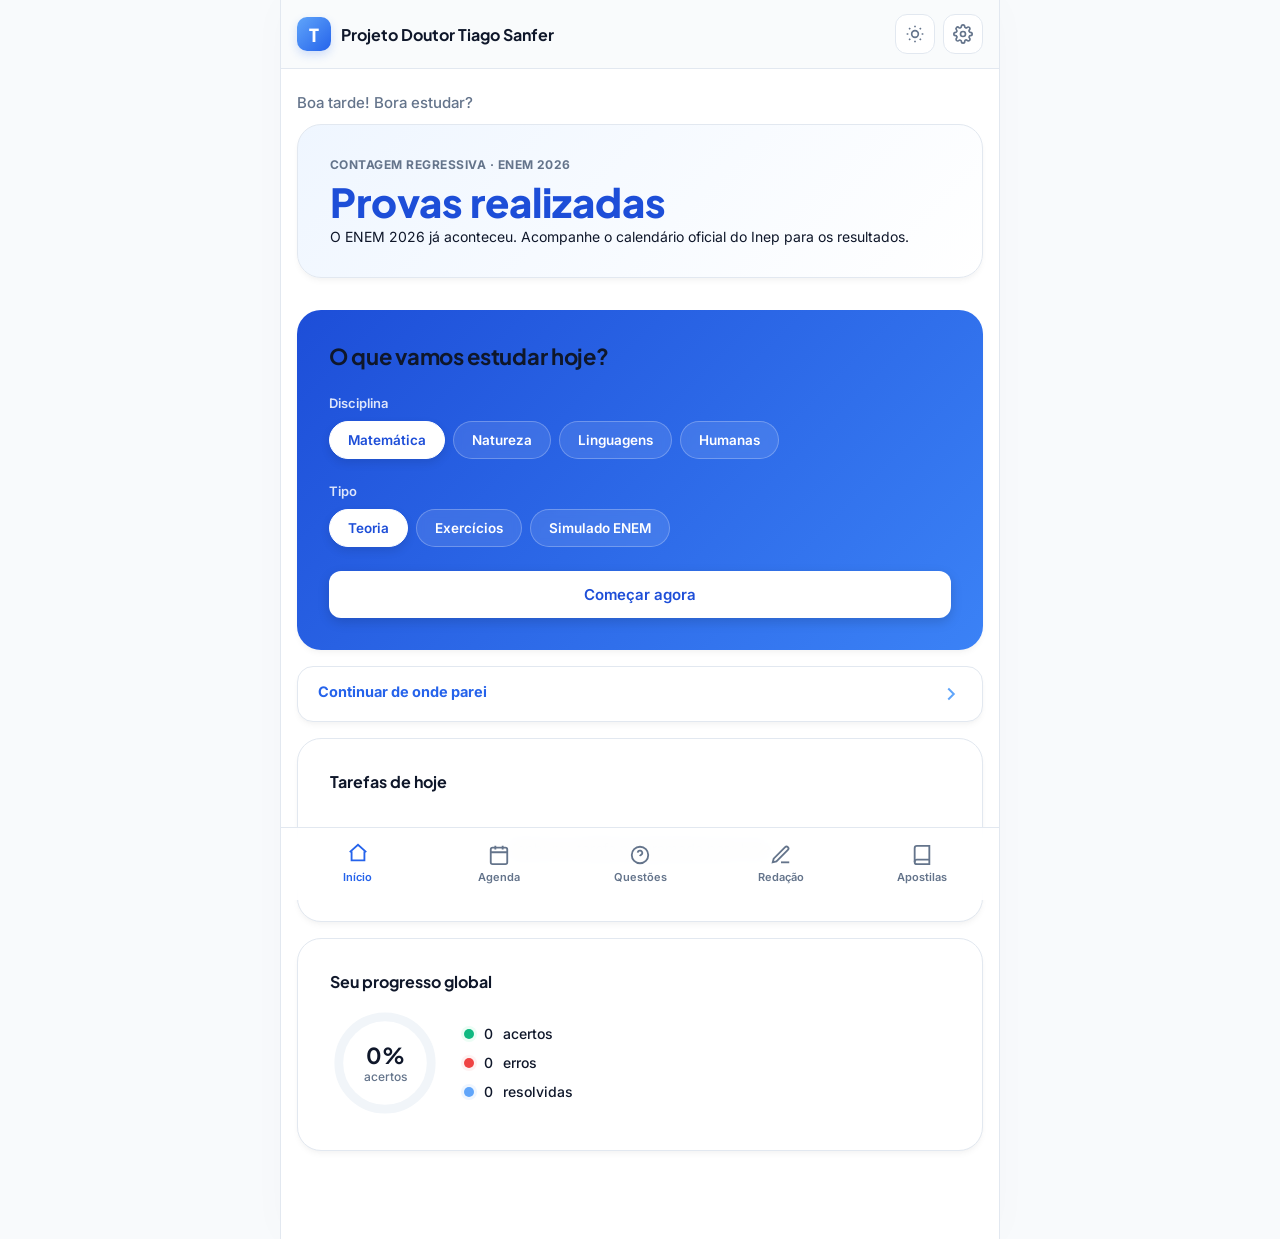
<file: index.html>
<!DOCTYPE html>
<html lang="pt-BR">
<head>
<meta charset="UTF-8">
<meta name="viewport" content="width=device-width, initial-scale=1">
<title>Projeto Doutor Tiago Sanfer</title>
<link rel="preconnect" href="https://fonts.googleapis.com">
<link rel="preconnect" href="https://fonts.gstatic.com" crossorigin>
<link href="https://fonts.googleapis.com/css2?family=Plus+Jakarta+Sans:wght@500;600;700;800&family=Inter:wght@400;500;600;700&display=swap" rel="stylesheet">
<link rel="stylesheet" href="styles.css">
</head>
<body>

<div id="app">

  <!-- ===== HEADER ===== -->
  <header class="topbar">
    <div class="topbar-brand">
      <span class="brand-mark">T</span>
      <span class="brand-name">Projeto Doutor Tiago Sanfer</span>
    </div>
    <div class="topbar-actions">
      <button id="themeToggle" class="icon-btn" aria-label="Alternar tema" title="Alternar tema">
        <svg class="icon-sun" viewBox="0 0 24 24" fill="none" stroke="currentColor" stroke-width="2"><circle cx="12" cy="12" r="4"/><path d="M12 2v2M12 20v2M4.9 4.9l1.4 1.4M17.7 17.7l1.4 1.4M2 12h2M20 12h2M4.9 19.1l1.4-1.4M17.7 6.3l1.4-1.4"/></svg>
        <svg class="icon-moon" viewBox="0 0 24 24" fill="none" stroke="currentColor" stroke-width="2"><path d="M21 12.8A9 9 0 1111.2 3a7 7 0 009.8 9.8z"/></svg>
      </button>
      <button id="openSettings" class="icon-btn" aria-label="Configurações" title="Configurações">
        <svg viewBox="0 0 24 24" fill="none" stroke="currentColor" stroke-width="2"><circle cx="12" cy="12" r="3"/><path d="M19.4 15a1.65 1.65 0 00.33 1.82l.06.06a2 2 0 11-2.83 2.83l-.06-.06a1.65 1.65 0 00-1.82-.33 1.65 1.65 0 00-1 1.51V21a2 2 0 01-4 0v-.09A1.65 1.65 0 009 19.4a1.65 1.65 0 00-1.82.33l-.06.06a2 2 0 11-2.83-2.83l.06-.06A1.65 1.65 0 004.6 15a1.65 1.65 0 00-1.51-1H3a2 2 0 010-4h.09A1.65 1.65 0 004.6 9a1.65 1.65 0 00-.33-1.82l-.06-.06a2 2 0 112.83-2.83l.06.06A1.65 1.65 0 009 4.6a1.65 1.65 0 001-1.51V3a2 2 0 014 0v.09a1.65 1.65 0 001 1.51 1.65 1.65 0 001.82-.33l.06-.06a2 2 0 112.83 2.83l-.06.06A1.65 1.65 0 0019.4 9a1.65 1.65 0 001.51 1H21a2 2 0 010 4h-.09a1.65 1.65 0 00-1.51 1z"/></svg>
      </button>
    </div>
  </header>

  <!-- ===== POMODORO / TIMER BAR ===== -->
  <div id="pomodoroBar" class="pomodoro-bar">
    <div class="pomodoro-bar-info">
      <svg viewBox="0 0 24 24" fill="none" stroke="currentColor" stroke-width="2"><circle cx="12" cy="12" r="9"/><path d="M12 7v5l3 2"/></svg>
      <span id="pomodoroBarMode">Foco</span>
      <strong id="pomodoroBarTime">25:00</strong>
    </div>
    <div class="pomodoro-bar-actions">
      <button id="pomodoroBarStart" class="btn btn-primary btn-xs">Iniciar</button>
      <button id="pomodoroBarReset" class="btn btn-ghost btn-xs">Reiniciar</button>
      <button id="btnFinalizarSimulado" class="btn btn-warning btn-xs" style="display:none; background:var(--color-warning); color:#fff; border:none; border-radius:8px; padding:6px 12px; font-weight:700; cursor:pointer;">Entregar Prova</button>
    </div>
  </div>

  <!-- ===== MAIN VIEWS ===== -->
  <main class="views">

    <!-- DASHBOARD -->
    <section id="view-dashboard" class="view active">
      <div class="view-inner">
        <p class="greeting" id="greetingText">Bora estudar?</p>

        <div class="card countdown-card" id="countdownCard" aria-live="polite">
          <div class="countdown-label">Contagem regressiva · ENEM 2026</div>
          <div id="countdownBody"></div>
        </div>

        <div class="card card-hero">
          <h2 class="hero-title">O que vamos estudar hoje?</h2>
          <div id="wrapperDisciplina">
            <p class="chip-group-label">Disciplina</p>
            <div class="chip-group" id="chipsDisciplina">
              <button class="chip active" data-value="Matemática">Matemática</button>
              <button class="chip" data-value="Ciências da Natureza">Natureza</button>
              <button class="chip" data-value="Linguagens">Linguagens</button>
              <button class="chip" data-value="Ciências Humanas">Humanas</button>
            </div>
          </div>
          <p class="chip-group-label">Tipo</p>
          <div class="chip-group" id="chipsTipo">
            <button class="chip active" data-value="teoria">Teoria</button>
            <button class="chip" data-value="exercicio">Exercícios</button>
            <button class="chip" data-value="simulado">Simulado ENEM</button>
          </div>
          <button id="btnComecar" class="btn btn-primary btn-block">Começar agora</button>
        </div>

        <button id="btnContinuar" class="continue-strip" hidden>
          <div class="continue-info">
            <span class="continue-label">Continuar de onde parei</span>
            <span class="continue-detail" id="continueDetail"></span>
          </div>
          <svg viewBox="0 0 24 24" fill="none" stroke="currentColor" stroke-width="2.2"><path d="M9 6l6 6-6 6"/></svg>
        </button>

        <div class="card">
          <h3 class="card-title">Tarefas de hoje</h3>
          <div id="todayTasks" class="today-list"></div>
        </div>

        <div class="card">
          <h3 class="card-title">Seu progresso global</h3>
          <div class="progress-row">
            <div class="progress-ring-wrap">
              <svg viewBox="0 0 100 100" class="progress-ring">
                <circle cx="50" cy="50" r="42" class="ring-bg"/>
                <circle cx="50" cy="50" r="42" class="ring-fg" id="ringFg"/>
              </svg>
              <div class="progress-ring-label">
                <strong id="pctAcerto">0%</strong>
                <span>acertos</span>
              </div>
            </div>
            <div class="progress-stats">
              <div class="stat"><span class="stat-dot dot-hit"></span> <span id="statAcertos">0</span> acertos</div>
              <div class="stat"><span class="stat-dot dot-miss"></span> <span id="statErros">0</span> erros</div>
              <div class="stat"><span class="stat-dot dot-total"></span> <span id="statTotal">0</span> resolvidas</div>
            </div>
          </div>
        </div>
      </div>
    </section>

    <!-- CALENDÁRIO -->
    <section id="view-calendario" class="view">
      <div class="view-inner">
        <div class="view-header">
          <h2>Cronograma</h2>
          <div style="display: flex; gap: 8px;">
            <button id="btnGerarCronograma30Dias" class="btn btn-warning btn-sm" style="background: var(--color-warning); color: #fff; border: none; font-weight: 700;">⚡ Reta Final</button>
            <button id="btnAddBloco" class="btn btn-primary btn-sm">+ Bloco</button>
          </div>
        </div>
        <div class="week-nav">
          <button id="weekPrev" class="icon-btn icon-btn-sm">‹</button>
          <span id="weekLabel" class="week-label"></span>
          <button id="weekNext" class="icon-btn icon-btn-sm">›</button>
        </div>
        <div class="week-days" id="weekDays"></div>
        <div class="card">
          <h3 class="card-title" id="dayLabel">Tarefas do dia</h3>
          <div id="dayTasks" class="today-list"></div>
        </div>
      </div>
    </section>

    <!-- QUESTÕES -->
    <section id="view-questoes" class="view">
      <div class="view-inner" id="questoesInner">
        <div class="view-header">
          <h2 id="questoesTitle">Questões</h2>
          <button id="btnErrosView" class="btn btn-ghost btn-sm">Caderno de erros</button>
        </div>
        <div id="questaoArea"></div>
      </div>
    </section>

    <!-- REDAÇÃO -->
    <section id="view-redacao" class="view">
      <div class="view-inner">
        <div class="view-header">
          <h2>Momento Redação</h2>
          <button id="btnGerarTema" class="btn btn-primary btn-sm">🎲 Gerar novo tema</button>
        </div>
        
        <!-- Tema e Textos Motivadores -->
        <div class="tabs" id="redacaoTabs"></div>
        <div id="redacaoContent" class="card" style="margin-bottom: var(--space-5);"></div>

        <!-- Área de Escrita e Correção IA -->
        <div class="card">
          <h3 class="card-title">Sua redação</h3>
          <p class="hint">Escreva ou cole seu texto aqui. O Professor IA irá corrigir com base nas 5 competências do ENEM.</p>
          <textarea id="textoRedacao" rows="12" placeholder="Comece a escrever seu texto dissertativo-argumentativo..." style="width: 100%; padding: 16px; border-radius: var(--radius-sm); border: 1px solid var(--border); font-family: var(--font-body); font-size: 15px; resize: vertical; margin-bottom: 16px; background: var(--surface-2); color: var(--text);"></textarea>
          
          <button id="btnCorrigirRedacao" class="btn btn-primary btn-block" style="background: var(--color-primary-600); color: #fff;">✨ Corrigir com Professor IA</button>
          
          <div id="redacaoFeedback" style="display:none; margin-top: 24px; padding-top: 24px; border-top: 1px solid var(--border);">
            <h3 style="margin-bottom: 16px;">Gabarito da Correção</h3>
            <div id="redacaoFeedbackContent" class="ia-content"></div>
          </div>
        </div>

      </div>
    </section>

    <!-- RECURSOS -->
    <section id="view-recursos" class="view">
      <div class="view-inner">
        <h2>Guia de Estudos IA</h2>
        <p class="section-subtitle">Os temas essenciais do ENEM, resumidos diretamente das apostilas oficiais.</p>
        <div id="recursosList"></div>
      </div>
    </section>

  </main>

  <!-- ===== BOTTOM NAV ===== -->
  <nav class="bottom-nav">
    <button class="nav-item active" data-view="dashboard"><svg viewBox="0 0 24 24" fill="none" stroke="currentColor" stroke-width="2"><path d="M3 11l9-8 9 8"/><path d="M5 10v10h14V10"/></svg><span>Início</span></button>
    <button class="nav-item" data-view="calendario"><svg viewBox="0 0 24 24" fill="none" stroke="currentColor" stroke-width="2"><rect x="3" y="4" width="18" height="18" rx="2"/><path d="M3 9h18M8 2v4M16 2v4"/></svg><span>Agenda</span></button>
    <button class="nav-item" data-view="questoes"><svg viewBox="0 0 24 24" fill="none" stroke="currentColor" stroke-width="2"><circle cx="12" cy="12" r="9"/><path d="M9.5 9.5a2.5 2.5 0 115 .5c0 1.5-2.2 1.8-2.5 3.2M12 17h.01"/></svg><span>Questões</span></button>
    <button class="nav-item" data-view="redacao"><svg viewBox="0 0 24 24" fill="none" stroke="currentColor" stroke-width="2"><path d="M12 20h9"/><path d="M16.5 3.5a2.1 2.1 0 013 3L7 19l-4 1 1-4z"/></svg><span>Redação</span></button>
    <button class="nav-item" data-view="recursos"><svg viewBox="0 0 24 24" fill="none" stroke="currentColor" stroke-width="2"><path d="M4 19.5A2.5 2.5 0 016.5 17H20"/><path d="M6.5 2H20v20H6.5A2.5 2.5 0 014 19.5v-15A2.5 2.5 0 016.5 2z"/></svg><span>Apostilas</span></button>
  </nav>

</div>

<!-- ===== MODALS ===== -->
<div id="modalSettings" class="modal-overlay">
  <div class="modal">
    <div class="modal-header">
      <h3>Configurações</h3>
      <button class="icon-btn icon-btn-sm modal-close" data-close="modalSettings">✕</button>
    </div>
    <div class="modal-body">
      <label for="aiProvider">Provedor de IA</label>
      <select id="aiProvider">
        <option value="gemini">Google Gemini</option>
        <option value="openai">OpenAI (ChatGPT)</option>
        <option value="claude">Anthropic (Claude)</option>
      </select>

      <label for="aiKeyInput" style="margin-top:16px;">Chave de API</label>
      <input type="password" id="aiKeyInput" autocomplete="off" placeholder="Cole a chave aqui">
      <a id="aiKeyLink" href="https://aistudio.google.com/app/apikey" target="_blank" rel="noopener" class="link-inline" style="margin-bottom:16px;">Gerar chave ↗</a>

      <label for="aiModelInput">Modelo (opcional)</label>
      <input type="text" id="aiModelInput" list="aiModelList" autocomplete="off" placeholder="Deixe vazio para usar o padrão">
      <datalist id="aiModelList"></datalist>
      <p class="hint" id="aiHint"></p>

      <p class="hint">Sua chave fica salva apenas no navegador deste aparelho e é enviada somente ao provedor escolhido. Não compartilhe este aparelho nem publique o site com uma chave preenchida.</p>

      <div style="display:flex; gap:8px; margin-top:8px;">
        <button id="testAIConfig" class="btn btn-outline" style="flex:1;">Testar conexão</button>
        <button id="saveAIConfig" class="btn btn-primary" style="flex:1;">Salvar</button>
      </div>
      <p id="aiTestStatus" class="hint" style="margin-top:12px; min-height:20px;" role="status"></p>
      <p class="save-confirm" id="keySaveConfirm" hidden>Configurações salvas!</p>
    </div>
  </div>
</div>

<div id="modalBloco" class="modal-overlay">
  <div class="modal">
    <div class="modal-header">
      <h3>Novo bloco de estudo</h3>
      <button class="icon-btn icon-btn-sm modal-close" data-close="modalBloco">✕</button>
    </div>
    <div class="modal-body">
      <label>Disciplina</label>
      <select id="blocoDisciplina">
        <option>Matemática</option><option>Linguagens</option><option>Ciências Humanas</option><option>Ciências da Natureza</option><option>Redação</option>
      </select>
      <label>Tipo</label>
      <select id="blocoTipo">
        <option value="teoria">Teoria</option><option value="exercicio">Exercício</option><option value="simulado">Simulado</option><option value="redacao">Redação</option>
      </select>
      <label>Data</label><input type="date" id="blocoData">
      <label>Horário</label><input type="time" id="blocoHora" value="19:00">
      <button id="saveBloco" class="btn btn-primary btn-block">Adicionar</button>
    </div>
  </div>
</div>

<div id="modalSimulado" class="modal-overlay">
  <div class="modal">
    <div class="modal-header">
      <h3>Configurar Simulado</h3>
      <button class="icon-btn icon-btn-sm modal-close" data-close="modalSimulado">✕</button>
    </div>
    <div class="modal-body">
      <p class="hint" style="margin-bottom: 20px;">O simulado usará questões da API oficial do ENEM com cronômetro e cálculo TRI simulado.</p>
      <button class="btn btn-outline btn-block" id="btnSimuladoDia1" style="margin-bottom: 12px; display: flex; flex-direction: column; align-items: flex-start; padding: 16px;">
        <strong style="font-size: 16px; margin-bottom: 4px;">Dia 1 (5h 30m)</strong>
        <span style="font-size: 13px; font-weight: 400; color: var(--text-muted);">Linguagens e Humanas</span>
      </button>
      <button class="btn btn-outline btn-block" id="btnSimuladoDia2" style="display: flex; flex-direction: column; align-items: flex-start; padding: 16px;">
        <strong style="font-size: 16px; margin-bottom: 4px;">Dia 2 (5h 00m)</strong>
        <span style="font-size: 13px; font-weight: 400; color: var(--text-muted);">Matemática e Ciências da Natureza</span>
      </button>
    </div>
  </div>
</div>

<div id="modalResultadoSimulado" class="modal-overlay">
  <div class="modal">
    <div class="modal-header">
      <h3>Resultado do Simulado</h3>
      <button class="icon-btn icon-btn-sm modal-close" data-close="modalResultadoSimulado">✕</button>
    </div>
    <div class="modal-body" style="text-align: center;">
      <p class="hint">A sua nota foi calculada usando nosso Algoritmo TRI de coerência.</p>
      <div style="font-size: 52px; font-weight: 800; color: var(--color-primary-600); margin: 20px 0;" id="notaTRI">0</div>
      <div style="display: flex; justify-content: space-around; margin-bottom: 24px; font-size: 15px;">
        <div><strong style="color: var(--color-success);" id="triAcertos">0</strong> Acertos</div>
        <div><strong style="color: var(--color-danger);" id="triErros">0</strong> Erros</div>
      </div>
      <button class="btn btn-primary btn-block modal-close" data-close="modalResultadoSimulado">Voltar aos Estudos</button>
    </div>
  </div>
</div>

<!-- Modal para Exibir a Resolução Comentada ou Aula do Professor IA -->
<div id="modalIA" class="modal-overlay">
  <div class="modal modal-wide">
    <div class="modal-header">
      <h3 id="iaModalTitle">Professor IA</h3>
      <button class="icon-btn icon-btn-sm modal-close" data-close="modalIA">✕</button>
    </div>
    <div class="modal-body">
      <div id="iaContent" class="ia-content"></div>
    </div>
  </div>
</div>

<!-- Scripts na ordem correta -->
<script src="questoes_pt1.js"></script>
<script src="questoes_pt2.js"></script>
<script src="questoes_pt3.js"></script>
<script src="questoes_pt4.js"></script>
<script src="questoes_pt5.js"></script>
<script src="questoes_pt6.js"></script>
<script src="questoes_pt7.js"></script>
<script src="data.js"></script>
<script src="app.js"></script>
</body>
</html>
</file>
<file: styles.css>
/* ===== DESIGN TOKENS (CLEAN & BLUE) ===== */
:root {
  --color-primary-900: #1e3a8a;
  --color-primary-700: #1d4ed8;
  --color-primary-600: #2563eb;
  --color-primary-500: #3b82f6;
  --color-primary-400: #60a5fa;
  --color-primary-200: #bfdbfe;
  --color-primary-100: #eff6ff;

  --color-success: #10b981;
  --color-success-bg: #ecfdf5;
  --color-danger: #ef4444;
  --color-danger-bg: #fef2f2;
  --color-warning: #f59e0b;

  --bg: #f8fafc;
  --surface: #ffffff;
  --surface-2: #f1f5f9;
  --text: #0f172a;
  --text-muted: #64748b;
  --border: #e2e8f0;

  --radius-lg: 24px;
  --radius-md: 16px;
  --radius-sm: 12px;

  --space-1: 4px; --space-2: 8px; --space-3: 12px;
  --space-4: 16px; --space-5: 24px; --space-6: 32px;

  --font-head: 'Plus Jakarta Sans', system-ui, sans-serif;
  --font-body: 'Inter', system-ui, sans-serif;

  --shadow-card: 0 4px 6px -1px rgba(0, 0, 0, 0.04), 0 2px 4px -1px rgba(0, 0, 0, 0.02);
  --shadow-modal: 0 20px 25px -5px rgba(0, 0, 0, 0.08), 0 10px 10px -5px rgba(0, 0, 0, 0.04);
  --shadow-fab: 0 10px 20px -5px rgba(37, 99, 235, 0.35);

  color-scheme: light;
}

html[data-theme="dark"] {
  --bg: #0f172a;
  --surface: #1e293b;
  --surface-2: #334155;
  --text: #f8fafc;
  --text-muted: #94a3b8;
  --border: #334155;
  --color-primary-100: #172554;
  --color-primary-700: #3b82f6;
  --color-success-bg: #064e3b;
  --color-danger-bg: #450a0a;
  --shadow-card: 0 10px 15px -3px rgba(0,0,0,0.2);
  color-scheme: dark;
}

* { box-sizing: border-box; }
html, body { margin: 0; padding: 0; }
body {
  background: var(--bg); color: var(--text);
  font-family: var(--font-body);
  -webkit-tap-highlight-color: transparent;
  transition: background 0.3s ease, color 0.3s ease;
}
h1, h2, h3 { font-family: var(--font-head); margin: 0; color: var(--text); }
p { margin: 0; }
button, input, select { font-family: var(--font-body); }
select, input[type="date"], input[type="time"], input[type="password"], input[type="text"] {
  width: 100%; padding: 12px 14px;
  border-radius: var(--radius-sm); border: 1px solid var(--border);
  background: var(--surface); color: var(--text); font-size: 15px;
  margin-bottom: var(--space-4);
  transition: border-color 0.2s ease, box-shadow 0.2s ease;
}
select:focus, input:focus { outline: none; border-color: var(--color-primary-400); box-shadow: 0 0 0 3px var(--color-primary-100); }
a { color: var(--color-primary-600); font-weight: 500; text-decoration: none; }
a:hover { text-decoration: underline; }

/* ===== LAYOUT ===== */
#app { max-width: 560px; margin: 0 auto; min-height: 100vh; padding-bottom: 88px; position: relative; }

.topbar {
  position: sticky; top: 0; z-index: 21;
  display: flex; justify-content: space-between; align-items: center;
  padding: 14px var(--space-4);
  background: color-mix(in srgb, var(--bg) 80%, transparent);
  backdrop-filter: blur(12px); -webkit-backdrop-filter: blur(12px);
  border-bottom: 1px solid var(--border);
}
.topbar-brand { display: flex; align-items: center; gap: 10px; min-width: 0; }
.brand-mark {
  width: 34px; height: 34px; flex-shrink: 0; border-radius: 10px;
  background: linear-gradient(135deg, var(--color-primary-400), var(--color-primary-600));
  color: #fff; display: flex; align-items: center; justify-content: center;
  font-family: var(--font-head); font-weight: 800; font-size: 18px;
  box-shadow: 0 4px 10px rgba(37,99,235,0.2);
}
.brand-name { font-family: var(--font-head); font-weight: 700; font-size: 16px; white-space: nowrap; overflow: hidden; text-overflow: ellipsis; }
.topbar-actions { display: flex; gap: 8px; flex-shrink: 0; }

.icon-btn {
  width: 40px; height: 40px; border-radius: 12px; border: 1px solid var(--border);
  background: var(--surface); color: var(--text-muted);
  display: flex; align-items: center; justify-content: center; cursor: pointer; transition: all 0.2s ease;
}
.icon-btn:hover { color: var(--color-primary-600); border-color: var(--color-primary-200); background: var(--color-primary-100); }
.icon-btn svg { width: 20px; height: 20px; }
.icon-btn-sm { width: 32px; height: 32px; }
.icon-btn-sm svg { width: 16px; height: 16px; }
.icon-sun, .icon-moon { display: none; }
html:not([data-theme="dark"]) .icon-sun { display: block; }
html[data-theme="dark"] .icon-moon { display: block; }

/* ===== POMODORO BAR ===== */
.pomodoro-bar {
  position: sticky; top: 70px; z-index: 19; display: none;
  align-items: center; justify-content: space-between; gap: 10px;
  margin: 0 var(--space-4); padding: 12px 18px;
  border-radius: var(--radius-md);
  background: linear-gradient(135deg, var(--color-primary-600), var(--color-primary-700));
  color: #fff; box-shadow: var(--shadow-fab);
}
.pomodoro-bar.visible { display: flex; }
.pomodoro-bar-info { display: flex; align-items: center; gap: 10px; font-size: 14px; font-weight: 600; }
.pomodoro-bar-info svg { width: 18px; height: 18px; opacity: 0.9; }
.pomodoro-bar-info strong { font-family: var(--font-head); font-size: 16px; letter-spacing: 0.5px; }
.pomodoro-bar-actions { display: flex; gap: 8px; }

/* ===== VIEWS ===== */
.views { padding: 0 var(--space-4); }
.view { display: none; }
.view.active { display: block; animation: fadeIn 0.3s cubic-bezier(0.16, 1, 0.3, 1); }
@keyframes fadeIn { from { opacity: 0; transform: translateY(8px); } to { opacity: 1; transform: translateY(0); } }
.view-inner { padding-top: var(--space-5); display: flex; flex-direction: column; gap: var(--space-4); }
.view-header { display: flex; justify-content: space-between; align-items: center; gap: 10px; }
.view-header h2 { font-size: 22px; letter-spacing: -0.3px; }
.section-subtitle { font-size: 14px; color: var(--text-muted); margin-top: -8px; line-height: 1.5; }
.greeting { font-size: 15px; color: var(--text-muted); font-weight: 500; margin-bottom: -4px; }

/* ===== CARD ===== */
.card { background: var(--surface); border-radius: var(--radius-lg); padding: var(--space-6); box-shadow: var(--shadow-card); border: 1px solid var(--border); }
.card-title { font-size: 16px; margin-bottom: var(--space-4); font-weight: 700; color: var(--text); }
.card-hero { background: linear-gradient(135deg, var(--color-primary-700), var(--color-primary-500)); color: #fff; border: none; }
.hero-title { font-size: 22px; margin-bottom: var(--space-5); line-height: 1.3; letter-spacing: -0.3px; }

/* ===== CHIPS ===== */
.chip-group-label { color: rgba(255,255,255,0.85); font-size: 13px; font-weight: 600; margin-bottom: 10px; }
.chip-group { display: flex; flex-wrap: wrap; gap: 8px; margin-bottom: var(--space-5); }
.chip { padding: 10px 18px; border-radius: 999px; border: 1px solid rgba(255,255,255,0.25); background: rgba(255,255,255,0.1); color: #fff; font-size: 13.5px; font-weight: 600; cursor: pointer; backdrop-filter: blur(4px); transition: all 0.2s ease; }
.chip:active { transform: scale(0.95); }
.chip:hover:not(.active) { background: rgba(255,255,255,0.2); }
.chip.active { background: #fff; color: var(--color-primary-700); border-color: #fff; box-shadow: 0 4px 10px rgba(0,0,0,0.1); }
#wrapperDisciplina { transition: opacity 0.3s ease, transform 0.3s ease; }
#wrapperDisciplina.disabled { opacity: 0.3; pointer-events: none; transform: scale(0.98); filter: grayscale(100%); }

/* ===== BUTTONS ===== */
.btn { border: none; border-radius: var(--radius-sm); padding: 14px 20px; font-weight: 600; font-size: 15px; cursor: pointer; display: inline-flex; align-items: center; justify-content: center; gap: 8px; transition: all 0.2s ease; }
.btn:active { transform: scale(0.97); }
.btn-block { width: 100%; }
.btn-primary { background: var(--color-primary-600); color: #fff; box-shadow: 0 2px 8px rgba(37,99,235,0.25); }
.btn-primary:hover { background: var(--color-primary-700); }
.card-hero .btn-primary { background: #fff; color: var(--color-primary-700); box-shadow: 0 4px 12px rgba(0,0,0,0.15); }
.btn-sm { padding: 10px 16px; font-size: 13.5px; border-radius: var(--radius-sm); }
.btn-xs { padding: 6px 12px; font-size: 12px; border-radius: 8px; font-weight: 700; }
.btn-ghost { background: var(--surface-2); color: var(--text); }
.btn-ghost:hover { background: var(--border); }
.pomodoro-bar .btn-ghost { background: rgba(255,255,255,0.2); color: #fff; }
.btn-outline { background: transparent; border: 1.5px solid var(--border); color: var(--text); }
.btn-outline:hover { border-color: var(--color-primary-400); color: var(--color-primary-600); background: var(--color-primary-100); }
.btn:disabled { opacity: 0.5; cursor: default; pointer-events: none; }

/* ===== CONTINUE STRIP ===== */
.continue-strip { width: 100%; display: flex; align-items: center; justify-content: space-between; background: var(--surface); border: 1px solid var(--border); border-radius: var(--radius-md); padding: 16px 20px; cursor: pointer; color: var(--text); box-shadow: var(--shadow-card); transition: all 0.2s ease; }
.continue-strip:hover { border-color: var(--color-primary-300); box-shadow: 0 4px 12px rgba(37,99,235,0.1); transform: translateY(-1px); }
.continue-info { display: flex; flex-direction: column; align-items: flex-start; gap: 4px; }
.continue-label { font-weight: 700; font-size: 14.5px; color: var(--color-primary-600); }
.continue-detail { font-size: 13px; color: var(--text-muted); }
.continue-strip svg { width: 22px; height: 22px; color: var(--color-primary-400); }

/* ===== PROGRESS RING ===== */
.progress-row { display: flex; align-items: center; gap: var(--space-5); }
.progress-ring-wrap { position: relative; width: 110px; height: 110px; flex-shrink: 0; }
.progress-ring { width: 100%; height: 100%; transform: rotate(-90deg); }
.ring-bg { fill: none; stroke: var(--surface-2); stroke-width: 8; }
.ring-fg { fill: none; stroke: var(--color-primary-500); stroke-width: 8; stroke-linecap: round; stroke-dasharray: 264; stroke-dashoffset: 264; transition: stroke-dashoffset 0.8s cubic-bezier(0.16, 1, 0.3, 1); }
.progress-ring-label { position: absolute; inset: 0; display: flex; flex-direction: column; align-items: center; justify-content: center; }
.progress-ring-label strong { font-size: 22px; font-family: var(--font-head); letter-spacing: -0.5px; }
.progress-ring-label span { font-size: 12px; color: var(--text-muted); font-weight: 500; }
.progress-stats { display: flex; flex-direction: column; gap: 12px; }
.stat { font-size: 14px; display: flex; align-items: center; gap: 10px; font-weight: 500; }
.stat-dot { width: 10px; height: 10px; border-radius: 50%; }
.dot-hit { background: var(--color-success); box-shadow: 0 0 0 3px var(--color-success-bg); }
.dot-miss { background: var(--color-danger); box-shadow: 0 0 0 3px var(--color-danger-bg); }
.dot-total { background: var(--color-primary-400); box-shadow: 0 0 0 3px var(--color-primary-100); }

/* ===== TASK LIST ===== */
.today-list { display: flex; flex-direction: column; gap: 12px; }
.task-item { display: flex; align-items: center; gap: 14px; padding: 16px; border-radius: var(--radius-sm); background: var(--surface-2); border: 1px solid transparent; transition: all 0.2s ease; }
.task-item:hover { border-color: var(--border); background: var(--surface); box-shadow: 0 2px 6px rgba(0,0,0,0.02); }
.task-item.done { opacity: 0.6; background: transparent; border-color: var(--border); }
.task-item.done .task-title { text-decoration: line-through; color: var(--text-muted); }
.task-check { width: 26px; height: 26px; border-radius: 50%; border: 2px solid var(--border); display: flex; align-items: center; justify-content: center; flex-shrink: 0; cursor: pointer; background: var(--surface); transition: all 0.2s ease; }
.task-item:not(.done) .task-check:hover { border-color: var(--color-primary-400); }
.task-item.done .task-check { background: var(--color-success); border-color: var(--color-success); }
.task-check svg { width: 14px; height: 14px; color: #fff; opacity: 0; transition: opacity 0.2s; }
.task-item.done .task-check svg { opacity: 1; }
.task-body { flex: 1; min-width: 0; }
.task-title { font-weight: 600; font-size: 15px; margin-bottom: 2px; }
.task-meta { font-size: 13px; color: var(--text-muted); }
.task-tag { font-size: 11px; padding: 4px 10px; border-radius: 20px; background: var(--color-primary-100); color: var(--color-primary-700); font-weight: 700; white-space: nowrap; }
.empty-state { text-align: center; padding: var(--space-6) 0; color: var(--text-muted); font-size: 14.5px; }

/* ===== CALENDÁRIO ===== */
.week-nav { display: flex; align-items: center; justify-content: space-between; }
.week-label { font-weight: 700; font-size: 16px; }
.week-days { display: grid; grid-template-columns: repeat(7, 1fr); gap: 8px; }
.day-pill { border: 1px solid var(--border); background: var(--surface); border-radius: var(--radius-sm); padding: 12px 2px; text-align: center; cursor: pointer; display: flex; flex-direction: column; gap: 4px; transition: all 0.2s ease; }
.day-pill:hover:not(.selected) { border-color: var(--color-primary-300); background: var(--color-primary-100); }
.day-pill .dow { font-size: 11px; color: var(--text-muted); text-transform: uppercase; font-weight: 600; }
.day-pill .dom { font-size: 16px; font-weight: 700; }
.day-pill .dot-count { font-size: 10px; color: var(--color-primary-500); height: 12px; }
.day-pill.selected { background: var(--color-primary-600); border-color: var(--color-primary-600); box-shadow: 0 4px 10px rgba(37,99,235,0.2); }
.day-pill.selected .dow, .day-pill.selected .dom { color: #fff; }
.day-pill.selected .dot-count { color: var(--color-primary-200); }

/* ===== QUESTÕES ===== */
.q-meta { display: flex; justify-content: space-between; align-items: center; margin-bottom: var(--space-4); }
.q-source { font-size: 12.5px; color: var(--text-muted); font-weight: 600; background: var(--surface-2); padding: 4px 10px; border-radius: 6px; }
.q-enunciado { font-size: 16px; line-height: 1.7; margin-bottom: var(--space-5); color: var(--text); }
.q-enunciado strong { color: var(--text); font-weight: 700; }
.q-image-inline { max-width: 100%; border-radius: var(--radius-sm); margin: 20px auto; display: block; border: 1px solid var(--border); }
.q-alt { display: flex; gap: 14px; align-items: flex-start; padding: 16px 18px; border-radius: var(--radius-sm); border: 1.5px solid var(--border); background: var(--surface); margin-bottom: 12px; cursor: pointer; font-size: 15px; line-height: 1.5; transition: all 0.2s ease; }
.q-alt:hover { border-color: var(--color-primary-300); background: var(--color-primary-100); }
.q-alt-letter { width: 28px; height: 28px; border-radius: 50%; background: var(--surface-2); color: var(--text-muted); display: flex; align-items: center; justify-content: center; font-weight: 700; font-size: 13px; flex-shrink: 0; transition: all 0.2s ease; }
.q-alt:hover .q-alt-letter { background: #fff; color: var(--color-primary-700); }
.q-alt.correct { border-color: var(--color-success); background: var(--color-success-bg); }
.q-alt.correct .q-alt-letter { background: var(--color-success); color: #fff; }
.q-alt.wrong { border-color: var(--color-danger); background: var(--color-danger-bg); }
.q-alt.wrong .q-alt-letter { background: var(--color-danger); color: #fff; }
.q-actions { display: flex; gap: 12px; margin-top: var(--space-5); }
.q-actions .btn { flex: 1; }
.q-feedback { display: flex; align-items: center; gap: 8px; font-weight: 700; font-size: 15px; margin-top: var(--space-4); }
.q-feedback.hit { color: var(--color-success); }
.q-feedback.miss { color: var(--color-danger); }
.filter-badge { display: inline-flex; align-items: center; gap: 10px; background: var(--color-primary-100); color: var(--color-primary-700); padding: 10px 18px; border-radius: 999px; font-size: 14px; font-weight: 600; margin-bottom: var(--space-4); }
.filter-badge button { background: rgba(37,99,235,0.1); border: none; color: inherit; width: 22px; height: 22px; border-radius: 50%; font-size: 12px; font-weight: 700; cursor: pointer; display: flex; align-items: center; justify-content: center; transition: background 0.2s; }
.filter-badge button:hover { background: rgba(37,99,235,0.2); }
.error-list-item { padding: 16px; border-radius: var(--radius-sm); background: var(--surface-2); margin-bottom: 12px; cursor: pointer; border: 1px solid transparent; transition: all 0.2s; }
.error-list-item:hover { border-color: var(--border); background: var(--surface); }
.error-list-item .q-source { display: inline-block; margin-bottom: 8px; font-weight: 700; color: var(--color-primary-600);}

/* ===== REDAÇÃO ===== */
.tabs { display: flex; gap: 8px; overflow-x: auto; padding-bottom: 4px; scrollbar-width: none; }
.tabs::-webkit-scrollbar { display: none; }
.tab-btn { flex-shrink: 0; padding: 10px 18px; border-radius: 999px; border: 1px solid var(--border); background: var(--surface); color: var(--text-muted); font-weight: 600; font-size: 13.5px; cursor: pointer; transition: all 0.2s; }
.tab-btn:hover { border-color: var(--color-primary-300); color: var(--color-primary-600); }
.tab-btn.active { background: var(--color-primary-600); color: #fff; border-color: var(--color-primary-600); }
.essay-year { display: inline-block; font-size: 13px; color: var(--color-primary-600); font-weight: 700; margin-bottom: 8px; background: var(--color-primary-100); padding: 4px 10px; border-radius: 6px; }
.essay-title { font-size: 18px; margin-bottom: var(--space-4); line-height: 1.4; letter-spacing: -0.2px; }
.essay-instructions { font-size: 14px; color: var(--text-muted); background: var(--surface-2); padding: 16px; border-radius: var(--radius-sm); margin-bottom: var(--space-5); line-height: 1.6; border-left: 3px solid var(--border); }
.motiv-tabs { display: flex; gap: 8px; margin-bottom: var(--space-4); }
.motiv-btn { flex: 1; padding: 10px; border-radius: var(--radius-sm); border: 1px solid var(--border); background: var(--surface); font-size: 13.5px; font-weight: 600; cursor: pointer; transition: all 0.2s; color: var(--text-muted); }
.motiv-btn:hover { border-color: var(--color-primary-300); }
.motiv-btn.active { background: var(--color-primary-100); border-color: var(--color-primary-400); color: var(--color-primary-700); }
.motiv-text { font-size: 15px; line-height: 1.8; max-width: 75ch; color: var(--text); }

/* ===== RECURSOS (ACCORDION) ===== */
.subject-card { background: var(--surface); border-radius: var(--radius-md); border: 1px solid var(--border); box-shadow: var(--shadow-card); margin-bottom: var(--space-4); overflow: hidden; transition: all 0.3s ease; }
.subject-card:hover { border-color: var(--color-primary-200); }
.subject-header { display: flex; align-items: center; justify-content: space-between; padding: 20px; cursor: pointer; }
.subject-header-left { display: flex; align-items: center; gap: 16px; }
.subject-icon { width: 44px; height: 44px; border-radius: 12px; background: var(--color-primary-100); color: var(--color-primary-600); display: flex; align-items: center; justify-content: center; flex-shrink: 0; }
.subject-icon svg { width: 22px; height: 22px; }
.subject-name { font-size: 17px; font-weight: 700; margin-bottom: 2px; }
.subject-count { font-size: 13px; color: var(--text-muted); }
.subject-chevron { width: 22px; height: 22px; color: var(--text-muted); transition: transform 0.3s cubic-bezier(0.16, 1, 0.3, 1); flex-shrink: 0; }
.subject-card.open .subject-chevron { transform: rotate(180deg); color: var(--color-primary-600); }
.subject-body { max-height: 0; overflow: hidden; transition: max-height 0.4s cubic-bezier(0.16, 1, 0.3, 1); }
.subject-card.open .subject-body { max-height: 1500px; }
.topic-row { display: flex; align-items: center; justify-content: space-between; gap: 12px; padding: 16px 20px; border-top: 1px solid var(--border); background: var(--bg); }
.topic-name { font-size: 14.5px; font-weight: 500; }
.btn-ia-topic { background: var(--surface); color: var(--color-primary-600); border: 1px solid var(--border); flex-shrink: 0; }
.btn-ia-topic:hover { border-color: var(--color-primary-400); background: var(--color-primary-100); }

/* ===== BOTTOM NAV ===== */
.bottom-nav {
  position: fixed; bottom: 0; left: 0; right: 0;
  max-width: 560px; margin: 0 auto;
  background: color-mix(in srgb, var(--surface) 90%, transparent);
  backdrop-filter: blur(12px); -webkit-backdrop-filter: blur(12px);
  border-top: 1px solid var(--border); display: flex;
  padding: 8px 6px calc(8px + env(safe-area-inset-bottom, 0px)); z-index: 30;
}
.nav-item { flex: 1; display: flex; flex-direction: column; align-items: center; gap: 4px; background: none; border: none; cursor: pointer; padding: 8px 4px; color: var(--text-muted); border-radius: 12px; transition: all 0.2s; }
.nav-item:hover { color: var(--color-primary-500); }
.nav-item svg { width: 22px; height: 22px; transition: transform 0.2s; }
.nav-item span { font-size: 11px; font-weight: 600; }
.nav-item.active { color: var(--color-primary-600); }
.nav-item.active svg { transform: translateY(-2px); }

/* ===== MODALS ===== */
.modal-overlay { position: fixed; inset: 0; z-index: 50; background: rgba(15,23,42,0.4); backdrop-filter: blur(4px); -webkit-backdrop-filter: blur(4px); display: none; align-items: flex-end; justify-content: center; }
.modal-overlay.open { display: flex; }
.modal { width: 100%; max-width: 480px; background: var(--surface); border-radius: 28px 28px 0 0; padding: var(--space-6); max-height: 85vh; overflow-y: auto; box-shadow: var(--shadow-modal); animation: slideUp 0.3s cubic-bezier(0.16, 1, 0.3, 1); }
.modal-wide { max-width: 560px; }
@media (min-width: 640px) { .modal-overlay { align-items: center; } .modal { border-radius: var(--radius-lg); } }
@keyframes slideUp { from { transform: translateY(40px); opacity: 0; } to { transform: translateY(0); opacity: 1; } }
.modal-header { display: flex; justify-content: space-between; align-items: center; margin-bottom: var(--space-5); }
.modal-header h3 { font-size: 20px; letter-spacing: -0.3px; }
.modal-body label { display: block; font-size: 14px; font-weight: 600; margin-bottom: 8px; color: var(--text); }
.hint { font-size: 13px; color: var(--text-muted); margin-bottom: 12px; line-height: 1.5; }
.link-inline { display: block; font-size: 13.5px; margin-bottom: var(--space-5); font-weight: 600; }
.save-confirm { color: var(--color-success); font-weight: 600; font-size: 14px; margin-top: 12px; text-align: center; }
.ia-content { font-size: 15px; line-height: 1.7; color: var(--text); }
.ia-content p { margin: 0 0 14px 0; }
.ia-content strong { color: var(--color-primary-700); }
.ia-content ul, .ia-content ol { margin: 0 0 14px 0; padding-left: 20px; }
.ia-content li { margin-bottom: 6px; }
.ia-loading { display: flex; align-items: center; gap: 12px; color: var(--text-muted); font-size: 15px; font-weight: 500; }
.spinner { width: 18px; height: 18px; border: 2.5px solid var(--border); border-top-color: var(--color-primary-500); border-radius: 50%; animation: spin 0.8s linear infinite; }
@keyframes spin { to { transform: rotate(360deg); } }

/* ===== TABLET / DESKTOP ===== */
@media (min-width: 720px) {
  #app { max-width: 720px; border-left: 1px solid var(--border); border-right: 1px solid var(--border); background: var(--surface); box-shadow: 0 0 40px rgba(0,0,0,0.02); }
  .bottom-nav { max-width: 720px; border-left: 1px solid var(--border); border-right: 1px solid var(--border); }
  .pomodoro-bar { max-width: 688px; margin: 0 auto; left: 0; right: 0; }
  body { background: var(--bg); }
}
@media (prefers-reduced-motion: reduce) { * { animation-duration: 0.001ms !important; transition-duration: 0.001ms !important; } }

/* ===== CONTAGEM REGRESSIVA ENEM ===== */
.countdown-card { margin-bottom: var(--space-4); background: linear-gradient(135deg, var(--color-primary-100), var(--surface)); }
.countdown-label { font-size: 12px; font-weight: 700; letter-spacing: .04em; text-transform: uppercase; color: var(--text-muted); margin-bottom: var(--space-2); }
.countdown-main { font-family: var(--font-head); font-size: 40px; font-weight: 800; color: var(--color-primary-700); line-height: 1.1; }
.countdown-sub { font-size: 14px; color: var(--text); margin-top: var(--space-1); }
.countdown-extra { font-size: 13px; color: var(--text-muted); margin-top: var(--space-3); padding-top: var(--space-3); border-top: 1px solid var(--border); }
</file>
